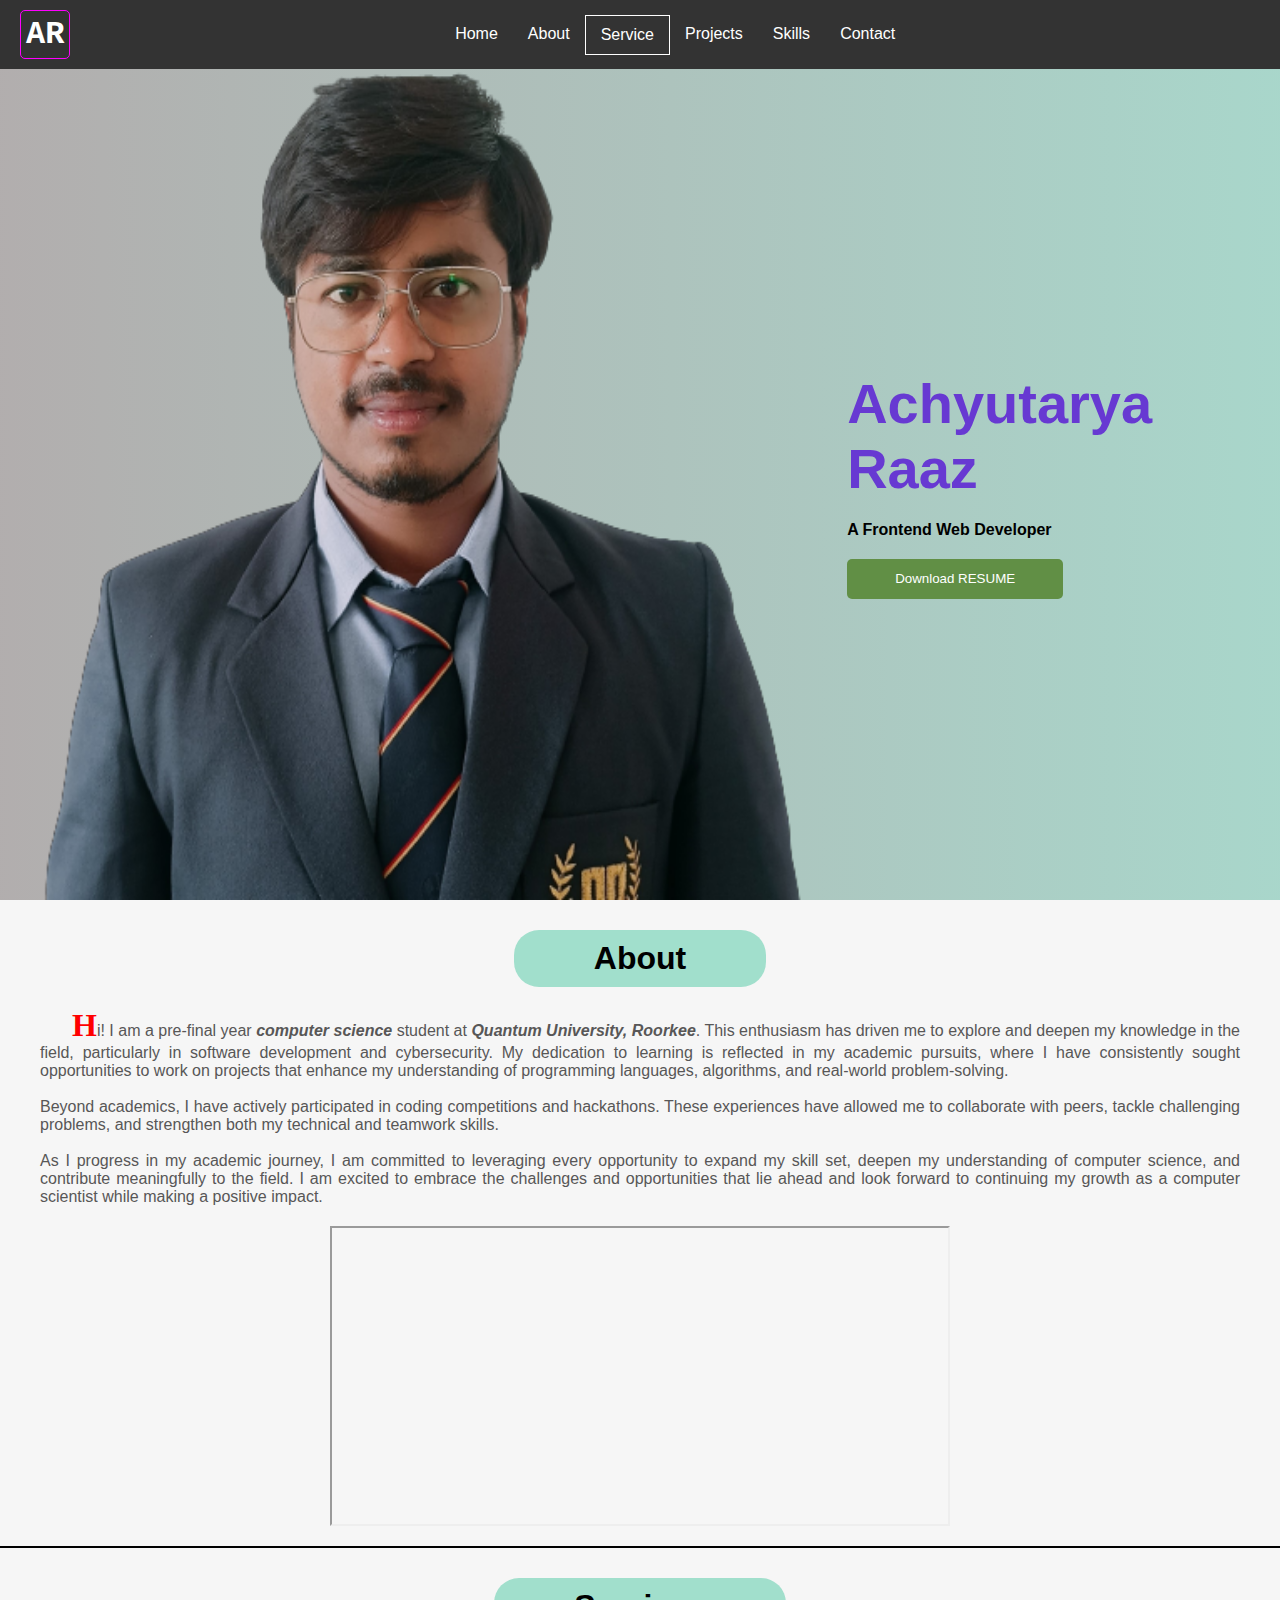
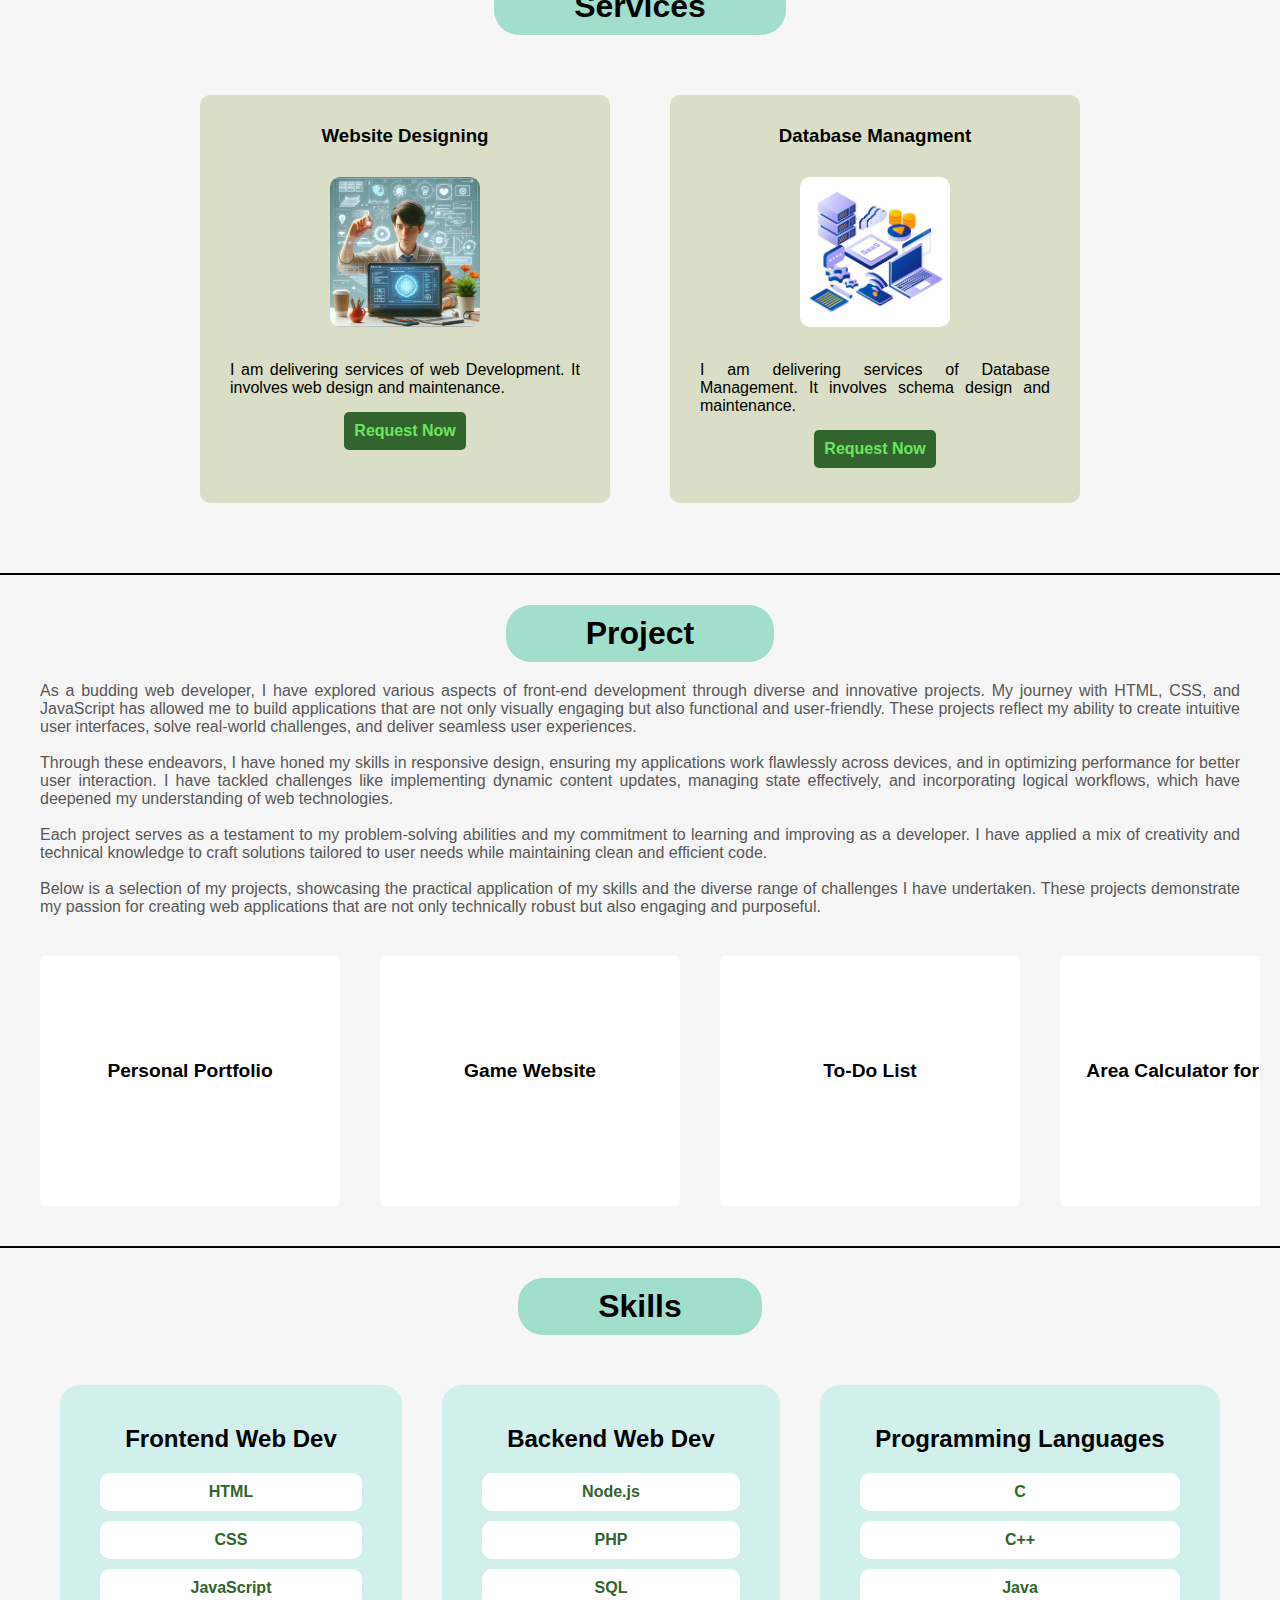
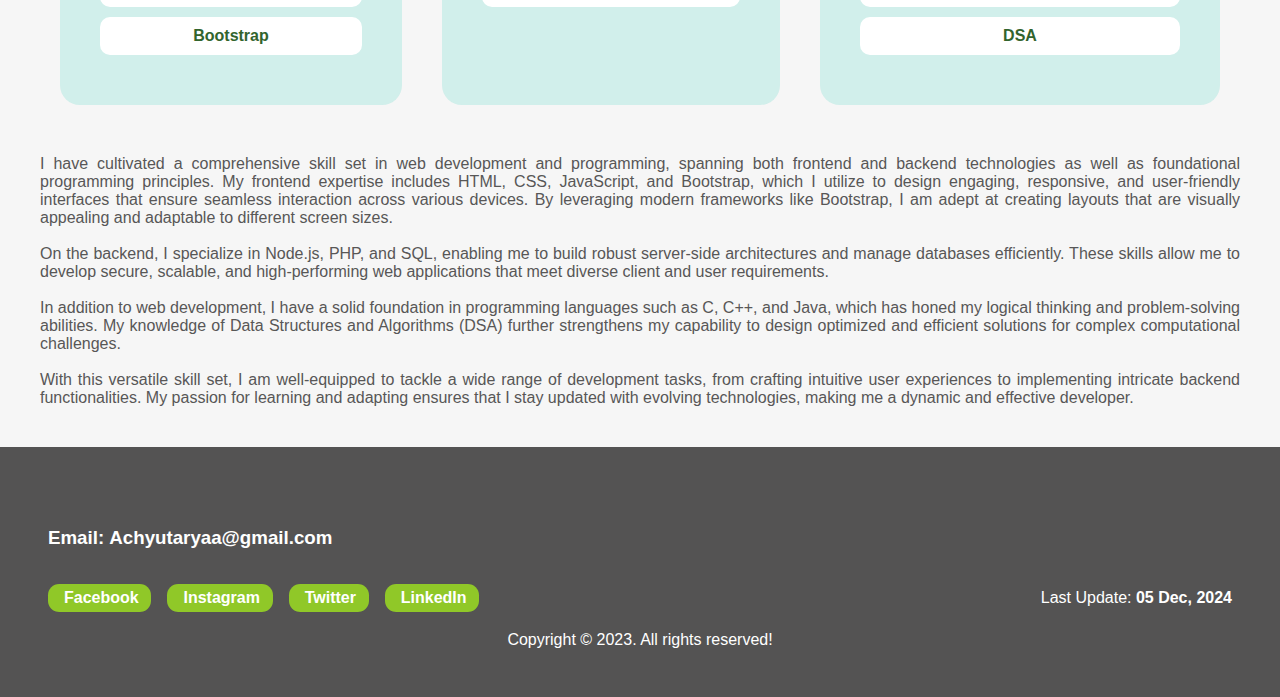
<file: index.html>
<!DOCTYPE html>
<html lang="en">
<head>
    <meta charset="UTF-8">
    <meta name="viewport" content="width=device-width, initial-scale=1.0">
    <!-- set achyutarya, achyutaryaa, aarya, aarya raaz, achyutarya raaz, king gullu, gullu, king as meta -->
    <title>Achyutarya Raaz | Portfolio</title>
    <link rel="shortcut icon" href="pics/Gullu.ico" type="image/x-icon">
    <link rel="stylesheet" href="style.css">
</head>
<body>
    <header>
        <div id="logo">
            <h1>AR</h1>
        </div>
        <nav>
            <ul>
                <li><a href="#home">home</a></li>
                <li><a href="#about">about</a></li>
                <li><a href="#service">service</a></li>
                <li><a href="#project">projects</a></li>
                <li><a href="#skill">skills</a></li>
                <li><a href="#contact">contact</a></li>
            </ul>
        </nav>
    </header>
    <main>
        <section id="home">
            <div id="home-container">
                <div id="image">
                    <img src="pics/Aarya.png" alt="main picture">
                </div>
                <div id="home-content">
                    <h1>Achyutarya Raaz</h1>
                    <h4>A Frontend Web Developer</h4>
                    <button>
                        <a id="resume" href="" target="_blank">Download  <span>RESUME</span></a>
                    </button>
                </div>
            </div>
        </section>
        <section id="about">
            <h1 class="titles">About</h1>
            <div id="about-container">
                <div id="about-content">
                    <p class="paragraph">
                        <!-- Item will append here dynamically -->
                    </p>
                </div>
            </div>
            <div class="w3Schools">
                <iframe src="https://www.w3profile.com/Achyutaryaa" frameborder="2px"></iframe >
            </div>
        </section>
        <section id="service">
            <h1 class="titles">Services</h1>
            <div id="service-container">
                <!-- Item will append here dynamically -->
            </div>
        </section>
        <section id="project">
            <h1 class="titles">Project</h1>
            <div>
                <p class="paragraph">
                    As a budding web developer, I have explored various aspects of front-end development through diverse and innovative projects. My journey with HTML, CSS, and JavaScript has allowed me to build applications that are not only visually engaging but also functional and user-friendly. These projects reflect my ability to create intuitive user interfaces, solve real-world challenges, and deliver seamless user experiences.<br><br>
                    
                    Through these endeavors, I have honed my skills in responsive design, ensuring my applications work flawlessly across devices, and in optimizing performance for better user interaction. I have tackled challenges like implementing dynamic content updates, managing state effectively, and incorporating logical workflows, which have deepened my understanding of web technologies.<br><br>
                
                    Each project serves as a testament to my problem-solving abilities and my commitment to learning and improving as a developer. I have applied a mix of creativity and technical knowledge to craft solutions tailored to user needs while maintaining clean and efficient code.  <br><br>
                    
                    Below is a selection of my projects, showcasing the practical application of my skills and the diverse range of challenges I have undertaken. These projects demonstrate my passion for creating web applications that are not only technically robust but also engaging and purposeful.
                </p>
            </div>
            <div id="project-container">
                <!-- Contents will dynamically appear here with the heps of JavaScript -->
            </div>
        </section>
        <section id="skill">
            <h1 class="titles">Skills</h1>
            <div id="skill-container">
                <!-- Here, elements will apear dynamically -->
            </div>
            <div>
                <p class="paragraph">
                    I have cultivated a comprehensive skill set in web development and programming, spanning both frontend and backend technologies as well as foundational programming principles. My frontend expertise includes HTML, CSS, JavaScript, and Bootstrap, which I utilize to design engaging, responsive, and user-friendly interfaces that ensure seamless interaction across various devices. By leveraging modern frameworks like Bootstrap, I am adept at creating layouts that are visually appealing and adaptable to different screen sizes.  <br><br>
                    
                    On the backend, I specialize in Node.js, PHP, and SQL, enabling me to build robust server-side architectures and manage databases efficiently. These skills allow me to develop secure, scalable, and high-performing web applications that meet diverse client and user requirements. <br><br> 
                    
                    In addition to web development, I have a solid foundation in programming languages such as C, C++, and Java, which has honed my logical thinking and problem-solving abilities. My knowledge of Data Structures and Algorithms (DSA) further strengthens my capability to design optimized and efficient solutions for complex computational challenges.  <br><br>
                    
                    With this versatile skill set, I am well-equipped to tackle a wide range of development tasks, from crafting intuitive user experiences to implementing intricate backend functionalities. My passion for learning and adapting ensures that I stay updated with evolving technologies, making me a dynamic and effective developer.
                </p>
            </div>
        </section>
    </main>
    <button onclick="topFunc()" id="myBtn" title="Go to top">Top</button>
    <footer class="contact-field" id="contact">
        <h3 class="email">
            Email: 
            <a href="mailto:Achyutaryaa@gmail.com">Achyutaryaa@gmail.com</a>
        </h3>
        <div class="social-container">
            <a href="https://www.facebook.com/KingAaryaa" rel="noopener" target="_blank"><i class="fab fa-facebook-f"></i><span>Facebook</span></a>
            <a href="https://www.instagram.com/oneAaryaa" rel="noopener" target="_blank"><i class="fab fa-instagram"></i> <span>Instagram</span></a>
            <a href="https://www.twitter.com/oneAaryaa" rel="noopener" target="_blank"><i class="fab fa-twitter"></i><span>Twitter</span></a>
            <a href="https://www.linkedin.com/in/Achyutaryaa" rel="noopener" target="_blank"><i class="fab fa-linkedin-in"></i> <span>LinkedIn</span></a>
            <span>Last Update: <b>05 Dec, 2024</b></span>
        </div>
        <div class="copy-right">Copyright &copy; 2023. All rights reserved!</div>
    </footer>
    <script src="script.js"></script>
</body>
</html>
</file>
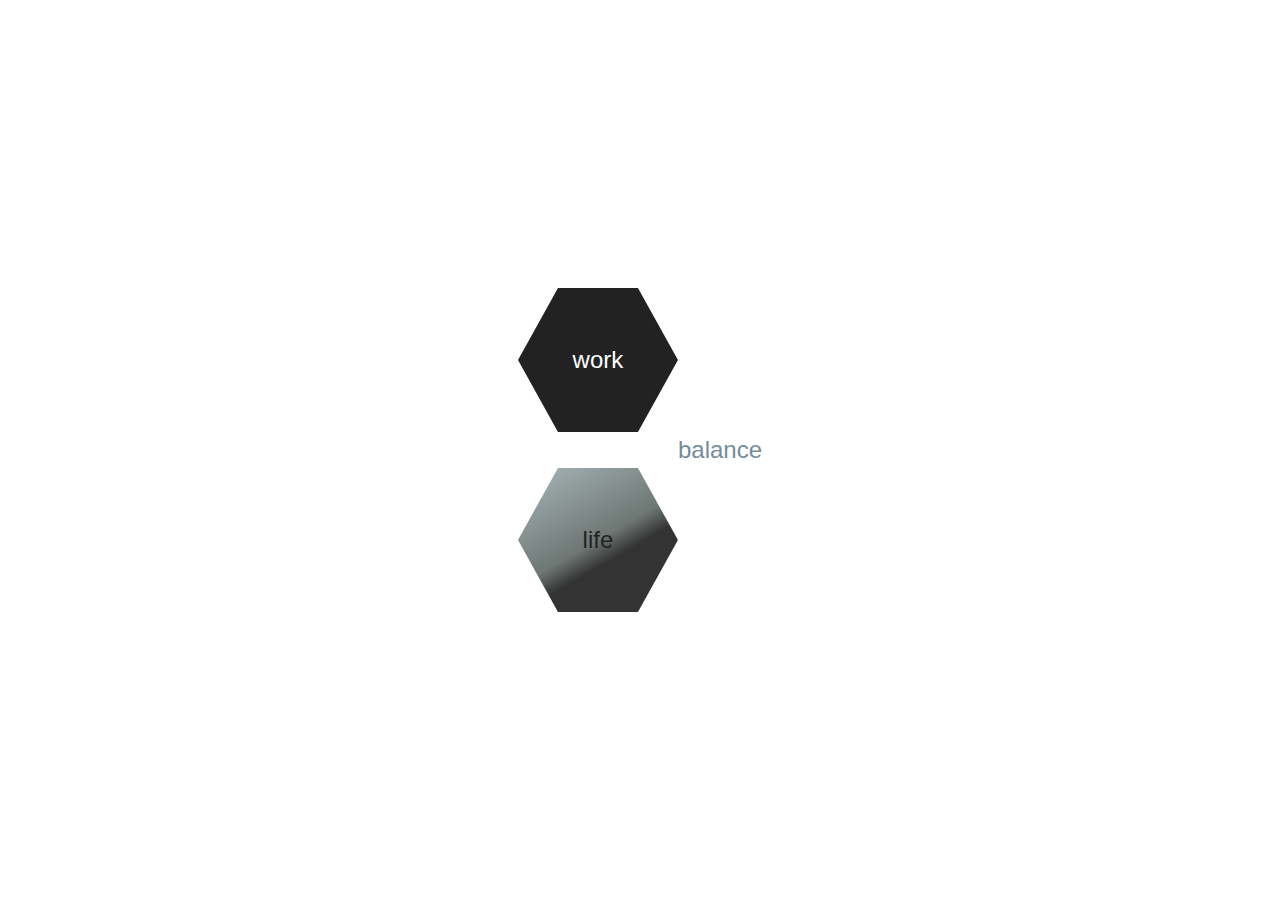
<file: demo.html>
<!DOCTYPE html>
<html lang="en">

<head>
    <meta charset="UTF-8">
    <meta name="viewport" content="width=device-width, initial-scale=1.0">
    <title>Document</title>
    <link rel="stylesheet" href="myDemo.css">
</head>

<body>
    <div class="wrap">

        <div class="clip-block">
            <a href="#" class="clip-each clip-gradient">
                <div class="clip-caption">work</div>
            </a>
            <a href="#" class="clip-each clip-border">
                <div class="clip-caption">life</div>
            </a>
        </div> <!-- /clip-block -->

        <div class="clip-block">
            <a href="#" class="clip-tagline">balance</a>
        </div> <!-- /clip-block -->
        <svg class="clip-svg">
            <defs>
                <clipPath id="hexagon-clip" clipPathUnits="objectBoundingBox">
                    <polygon points="0.25 0.05, 0.75 0.05, 1 0.5, 0.75 0.95, 0.25 0.95, 0 0.5" />
                </clipPath>
            </defs>
        </svg>

        <svg class="clip-svg">
            <defs>
                <clipPath id="triangle-clip" clipPathUnits="objectBoundingBox">
                    <polygon points="1 0.03, 0.17 1, 1 1" />
                </clipPath>
            </defs>
        </svg>
    </div> <!-- /wrap -->

</body>

</html>
</file>
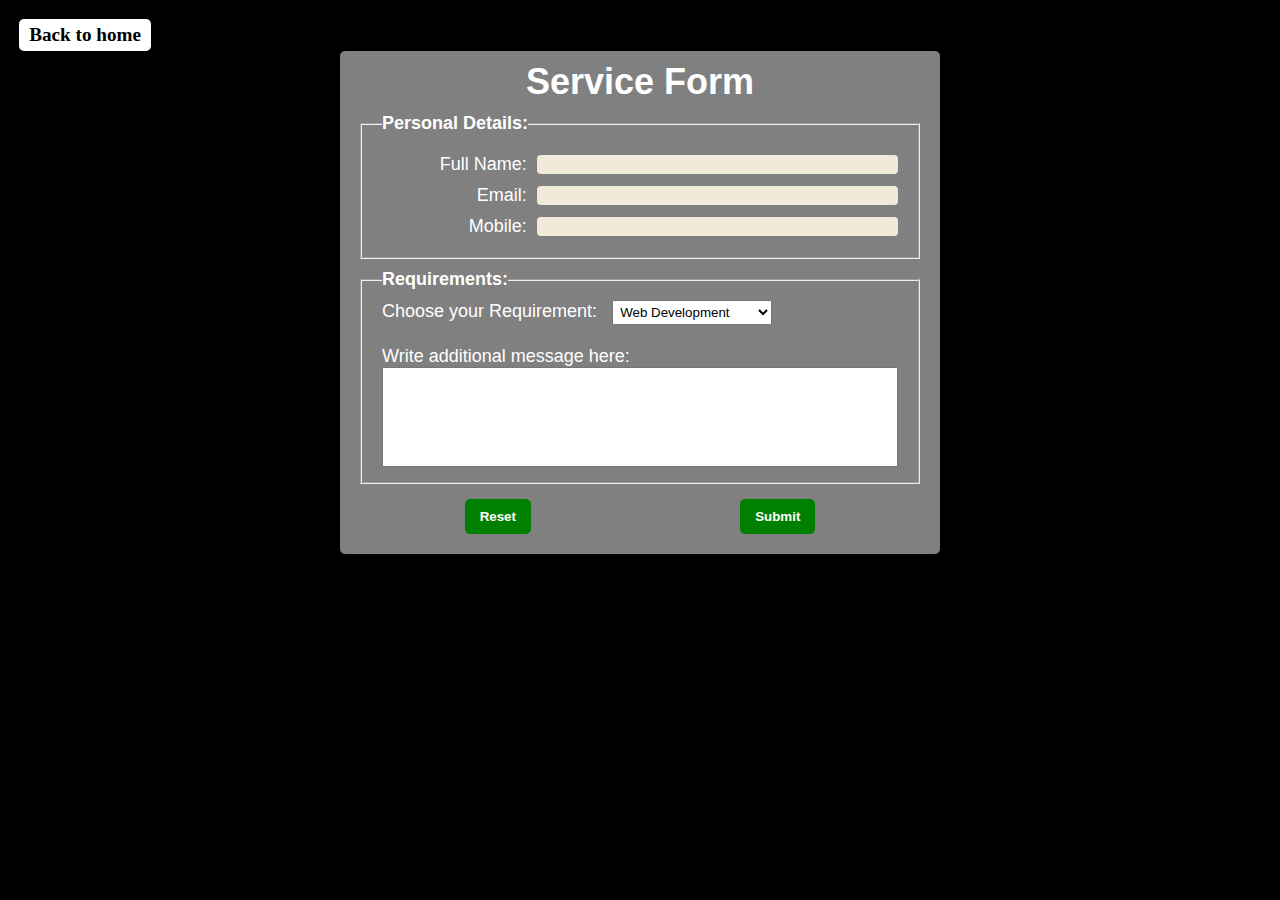
<file: service.html>
<!DOCTYPE html>
<html lang="en">
<head>
    <meta charset="UTF-8">
    <meta name="viewport" content="width=device-width, initial-scale=1.0">
    <title>Service Form</title>
    <link rel="stylesheet" href="service.css">
</head>
<body>
    <a id="home" href="index.html">Back to home</a>
    <form action="" method="post">
        <h1>Service Form</h1>
        <fieldset>
            <legend>Personal Details:</legend>
            <p>
                <label for="name">Full Name:</label>
                <input type="text" id="name" autocapitalize="words" autocomplete="name" required>
            </p>
            <p>
                <label for="email">Email:</label>
                <input type="email" id="email" autocomplete="email" required>
            </p>
            <p>
                <label for="mobile">Mobile:</label>
                <input type="tel" id="mobile" required>
            </p>
        </fieldset>
        <fieldset>
            <legend>Requirements:</legend>
            <label for="service">Choose your Requirement:</label>
            <select name="service" id="service" title="services" required>
                <option value="WebDev" selected>Web Development</option>
                <option value="Database">Database Maganment</option>
                <option value="CyberSecurity">Cyber Security</option>
                <option value="Training">Training</option>
            </select><br><br>
            <label for="message">Write additional message here:</label>
            <textarea name="message" id="message">

            </textarea>
        </fieldset>
        <p>
            <button type="reset">Reset</button>
            <button type="button" onclick="submitServiceForm()">Submit</button>
        </p>
        </form>
    <script src="database.js"></script>
</body>
</html>
</file>
<file: style.css>
* {
    margin: 0;
    padding: 0;
    box-sizing: border-box;
}

html {
    scroll-behavior: smooth;
}

.titles {
    width: fit-content; 
    margin: 10px auto; 
    padding: 10px 5rem; 
    border-radius: 25px;
    background-color: rgba(76, 201, 163, 0.498); 
    display: flex; 
    justify-content: center; 
    align-items: center; 
}

section:not(:first-of-type) {
    padding: 20px; /* Add desired padding */
}

section {
    border-bottom: 2px solid black;
}

section:last-child, section:first-child {
    border: 0;
}

#myBtn {
    display: none;
    position: fixed;
    bottom: 20px;
    right: 30px;
    z-index: 99;
    border: 2px solid white;
    outline: none;
    background-color: #333;
    color: white;
    cursor: pointer;
    padding: 15px;
    border-radius: 10px;
    font-size: 18px;
    text-transform: uppercase;
    animation: blink-border 1s linear infinite;

}

#myBtn:hover {
    background-color: black;
    font-weight: bold;
}

.paragraph {
    margin: 20px;
    text-align: justify;
    color: rgb(88, 87, 87);
}

/* ================================================================== */
/* header-container */
body {
    font-family: 'Roboto', sans-serif;
    background-color: #f4f4f4d5;
}

header {
    position: fixed;
    top: calc(nav);
    z-index: 100;
    width: 100%;
    top: 0;
    background-color: #333;
    color: #fff;
    padding: 10px 0;
    text-align: center;
    display: flex;
}

header h1 {
    flex: 1;
    margin-left: 20px;
    padding: 5px;
    border: 1px solid #f0f;
    border-radius: 5px;
    animation: blink-border 1s linear infinite;
    font-family:'Courier New', Courier, monospace;
}

@keyframes blink-border {
    0% {
        border-color: #f0f;
    }
    50% {
        border-color: transparent;
    }
    100% {
        border-color: #f0f;
    }
}

header h1:hover {
    background: linear-gradient(90deg, rgba(110, 102, 102, 0.5), rgba(92, 183, 160, 0.5));
    color: black;
    border-radius: 5px;
    border: 1px solid transparent;
    animation: none;
}

nav {
    display: flex;
    justify-content: center;
    align-items: center;
    flex: 1;
}

nav ul  li:nth-child(3) {
    border: 1px solid;
    animation: blink-border 1s infinite;
}

nav ul li:nth-child(3):hover {
    background: linear-gradient(90deg, rgba(110, 102, 102, 0.5), rgba(92, 183, 160, 0.5));
    border-radius: 5px;
    border: 1px solid transparent;
    animation: none;
}

nav ul {
    display: flex;
    list-style: none;
}

nav a {
    color: #fff;
    text-decoration: none;
    padding: 10px 15px;
    display: block;
    text-transform: capitalize;
}

nav a:hover {
    background-color: #555;
    border-radius: 5px;
}

/* =================================================================================== */
/* HOME */


#home-container {
    position: relative;
    display: flex;
    height: 100%;
    width: 100%;
    justify-content: center;
    align-items: center;
    align-content: center;
    background: linear-gradient(90deg, rgba(110, 102, 102, 0.5), rgba(92, 183, 160, 0.5));
}

#image {
    height: 100%;
    object-fit: cover;
    justify-content: center;
    align-items: center;
    align-content: center;
    z-index: 0;
    overflow: hidden;
    /* border: 1px solid red; */
}

#image img {
    height: 100%;
    width: 100%;
}


#home-content {
    justify-content: center;
    align-items: center;
    align-content: center;
    margin-right: 20px;
}

#home-content h1 {
    font-size: 3.5rem;
    color: #6739d2;
    text-align: center;
    margin-bottom: 20px;
    text-align: left;
}


#home-content button {
    width: fit-content;
    background-color: #618f45;
    justify-content: center;
    align-items: center;
    display: flex;
    color: #fff;
    padding: 8px 28px;
    border-radius: 5px;
    border: none;
    cursor: pointer;
    margin-top: 20px;
    height: 40px;
}

#home-content button:hover {
    background-color: #6ce65f;
    padding: 8px 20px;
    color: #000;
    font-weight: bold;
    overflow: hidden;
    box-shadow: 2px 2px 2px #000;
}

#home-content button:hover span {
    display: inline-block;
    animation: bounce 1s ease-in-out infinite;
}

@keyframes bounce {
    0%, 100% {
      transform: translateY(0); /* Start and end at the original position */
    }
    25% {
      transform: translateY(-15px); /* Main jump */
    }
    50% {
      transform: translateY(0); /* Return to the original position */
    }
    75% {
      transform: translateY(-8px); /* Smaller bounce */
    }
  }

#home-content a {
    color: #fff;
    padding: 10px 20px;
    width: 100%;
    border-radius: 5px;
    text-decoration: none;
    text-transform: capitalize;
}

#home-content button:hover a {
    background-color: #6ce65f;
    color: #000;
}

#home-content button:hover span {
    border: 2px solid #000;
    padding: 2px;
}

/* =================================================================================== */
/* ABOUT */

#about-content p {
    text-indent: 2em;
}

#about-content p::first-letter {
    color: red;
    font-size: 2em;
    font-family: cursive;
    font-weight: bold;
}


.w3Schools iframe {
    display: block;
    margin: 0 auto;
    width: 50%;
    height: 300px;
}
/* =================================================================================== */
/* Service */
#service-container {
    display: flex;
    flex-wrap: wrap;
    padding: 20px;
    box-sizing: border-box;
    justify-content: center;
}

.service-content {
    background-color: #cbd2aea9;
    box-sizing: content-box;
    width: 350px;
    padding: 30px;
    margin: 30px;
    display: flex;
    flex-direction: column;
    align-items: center;
    overflow: hidden;
    border-radius: 10px;
    transition: border-radius 0.5s ease-in-out, background-color 0.5s ease-in-out;
}


.service-card {
    padding: 30px;
}

.service-card img {
    width: 150px;
    transition: 0.5s ease-in-out;
    border-radius: 10px;
}

.service-content p {
    text-align: justify;
}

.service-content div:last-child {
    /* border: 1px solid red; */
    width: 100%;
    display: flex;
    justify-content: space-around;
    align-items: center;
    margin-top: 10px;
    padding: 5px;
}

.service-price-item {
    border: 3px solid green;
    padding: 10px;
    border-radius: 10px;
    font-weight: bold;
    background-color: rgb(221, 208, 208);
}

.service-content a {
    border: none;
    padding: 10px;
    font-size: 16px;
    font-weight: bold;
    color: #6ce65f;
    background-color: #32642d;
    border-radius: 5px;
    text-decoration: none;
    transition: all 0.4s ease-in-out;
}

.service-content a:hover {
    background-color: #6ce65f;
    color: white;
    box-shadow: 0 2px black;
    transform: translateY(-1px);
}

.service-content:hover {
    border-radius: 20px;
    background-color: #a4b364a9;
}

.service-content:hover .service-card img {
    transform: scale(1.06);
    box-shadow: 2px 2px 10px 3px black;
}


/* =================================================================================== */
/* Project */

#project-container {
    display: flex;
    flex-wrap: nowrap;
    overflow: hidden;
}

#project-container > div {
    animation: scroll-left 20s linear infinite;
    animation-play-state: running;
}

#project-container:hover > div {
    animation-play-state: paused;
}

@keyframes scroll-left {
    0% {
        transform: translateX(400%);
    }

    100% {
        transform: translateX(-600%);
    }
}

.project-content {
    text-align: center;
    width: 300px;
    height: 250px;
    justify-content: center;
    align-items: center;
    align-content: center;
    margin: 20px;
    padding: 10px;
    background-color: white;
    color: #000;
    border-radius: 5px;
    flex: 0 0 auto;
    transition: transform 1s ease, box-shadow 0.3s ease;
}

.project-content:hover {
    border-radius: 15px;
    background-color: #637e69a7;
    box-shadow: 1px 1px 1px black;
}


.project-content:hover h2 {
    margin-top: 20px;
}

.project-card {
    justify-content: center;
    align-items: center;
    align-content: center;
    /* margin: 20px; */
    padding: 5px 15px;
    color: #000;
    transition: transform 1s ease, box-shadow 3s ease-in;
}


.project-content h2 {
    font-size: 1.2rem;
    margin-bottom: 20px;
}

.project-card p {
    font-size: 1rem;
    margin-bottom: 20px;
    overflow: hidden;
    text-align: justify;
}

.project-link {
    padding: 5px 10px;
    border-radius: 5px;
    background-color: #fff;
    color: #000;
    text-decoration: none;
}
/* ================================================================================================================== */
/* Skill */

#skill-container {
    display: flex;
    flex-wrap: wrap;
    justify-content: center;
    margin: 30px 20px;
}

.skill-content {
    background-color: hsla(171, 60%, 68%, 0.301);
    text-align: center;
    min-width: 300px; /* Minimum width ensured */
    max-width: 400px;
    flex-grow: 1;     /* Allows the element to grow when there’s extra space */
    flex-shrink: 1;   /* Allows the element to shrink when space is limited */
    flex-basis: 400px;
    padding: 40px;
    justify-content: center;
    align-items: center;
    margin: 20px;
    color: #000;
    border-radius: 20px;
    flex: 1 1 auto;   /* Combines flex-grow, flex-shrink, and flex-basis */
    transition: transform 1s ease, box-shadow 1s ease;
    
}

.skill-content:hover {
    background-color: hsla(195, 60%, 58%, 0.301);
}

.skill-content h2 {
    margin-bottom: 20px;
}
.skill-card h4 {
    background-color: white;
    color: #32642d;
    margin: 10px 0;
    padding: 10px 0;
    border-radius: 10px;
}

.skill-card h4:hover {
    background-color: hsl(115, 39%, 38%);
    color: white;
    font-weight: bold;
}


/* ================================================================================================================== */
/* Contact or footer */
.contact-field {
    background-color: rgb(84, 83, 83);
    color: white;
    padding: 3em;
    padding-top: 5em;
}

.contact-field a {
    text-decoration: none;
    color: white;
    display: inline-block;
    margin-right: .5em;
}
.social-container {
    margin-top: 2em;
    display: flex;
    align-items: center;

}

.social-container span {
    margin-left: auto;
}

.social-container a {
    background-color: hsl(81, 67%, 47%);
    padding: .3em .8em;
    border-radius: .7em;
    font-weight: bold;
    margin: .2em 1em .2em 0;
}

.social-container a:hover {
    background-color: #6ce65f;
    color: black;
    box-shadow: 0 3px #32642d;
}

.social-container a i {
    margin-right: .2em;
}

.copy-right {
    text-align: center;
    margin-top: 1em;
}

/* ========================================================================================= */
/* ========================================================================================= */
/* ========================================================================================= */

/* media query start */
/* 540px 720px 960px 1140px */

@media screen and (max-width: 1140px) {
    /* home-container */
    

    #image img {
        width: 100%;
        height: 100%;

    }
    
    #home-content h1 {
        font-size: 3.2rem;
    }
}

@media (max-width: 960px) {
    #image img {
        width: 100%;
        height: auto;
    }

    /* footer */

}

@media screen and (max-width: 720px) {
    /* home-container */
    #home-container {
        flex-direction: column;
        justify-content: left;

        /* border: 1px solid red; */
    }
    
    #image {
        overflow: hidden;
        width: 100%;
        height: 55%;
        /* border: 1px solid red; */
    }
    #home-content {
        display: flex;
        flex-direction: column;
        margin-top: 2em;
    }

    /* about */
    .w3Schools iframe {
        width: calc(100% - 20px);
    }

    /* project */
    #project-container div {
        animation-duration: 12s;
    }

    /* skill-container */
    
}



@media screen and (max-width: 540px) {


    .titles {
        font-size: 1em;
        margin: 5px auto;
        padding: 5px 25px;
        margin-bottom: 1em;
        border-radius: 10px;
    }

    header h1 {
        position: fixed;
        top: 5px;
        left: 5px;
        margin: 0;
        background-color: rgba(128, 128, 128, 0.63);
    }

    body {
        /* border: 1px solid red; */
        padding-bottom: 40px;
    }

    #myBtn {
        bottom: 140px;
        right: 5px;
        font-size: .9em;
        padding: 10px;
    }

    header {
        padding: 4px 0;
        bottom: 0;
        top: auto;
    }

    nav ul {
        padding: 5px 0;
    }

    nav a {
        padding: 5px 7px;
        font-size: 1em;
    }

    /* ============================================================== */
    /* home-container */
    
    #home-container {
        /* border: 1px solid red; */
        flex-direction: column;
        width: 100%;
        height: 100%;
        position: absolute;
    }
    #home-container > div {
        position: absolute;
        /* border: 1px solid red; */
    }
    
    #image {
        width: 100%;
        height: 100%;
        /* border: 1px solid red; */
    }
    
    #image img {
        position: relative;
        height: inherit;
        width: auto;
        transform: translateX(-25%);
        overflow: hidden;
        /* border: 1px solid red; */
    }
    
    #home-content {
        /* border: 1px solid red; */
        border-radius: 20px 20px 100px 100px;
        font-size: 1em;
        padding: 1em;
        background-color: hsla(0, 0%, 86%, 0.436);
        margin: 0;
        top: 60%;
        align-items: center;
    }


    #home-content h1 {
        font-size: 2rem;
        background-color: #fff;
        padding: 2px 20px;
        border-radius: 45px 45px 20px 20px;
    }

    #home-content h4 {
        color: #fff;
    }

    #home-content button {
        font-size: .9em;
        padding: 3px 20px;
        border-radius: 5px 5px 25px 25px;
        background-color: #6ce65f;
    }
    
    #home-content button a {
        color: #000;
    }

    #home-content button:hover {
        padding: 3px 15px;
        box-shadow: 0 1px 2px #fff;
    }

    /* ==================================================================== */
    /* about */

    /* ==================================================================== */
    /* service */
    #service-container {
        padding: 10px;
    }


    .service-content {
        margin: 20px 0px;
    }

    /* ==================================================================== */
    /* project */
    .project-content {
        width: 200px;
        height: 300px;
        padding: 5px;
    }

    .project-card {
        padding: 0;
        margin: 10px;
        margin-top: 20px;
    }

    .project-content h2 {
        font-size: 1em;
        margin-bottom: 10px;
    }

    /* ==================================================================== */
    /* skill */
    #skill-container {
        margin: 10px 5px;
    }

    .skill-content {
        padding: 20px;
    }

    /* ==================================================================== */
    /* footer or contact */
    .contact-field {
        padding: 1em;
    }

    .email {
        font-size: .9em;
    }

    .social-container {
        flex-wrap: wrap;
        font-size: .8em;
    }
}
</file>
<file: myDemo.css>
body {
    font-family: 'Roboto Condensed', sans-serif;
    line-height: 1.5;
    background: url("https://karenmenezes.com/static/img/demos/shapes-polygon/bg-cubes.png");
  }
  
  p {
    margin: 0 0 10px 0;
  }
  
  .wrap {
    color: #222;
    font-size: 24px;
  }
  
  .clip-svg {
    width: 0;
    height: 0;
  }
  
  .clip-caption {
    width: 100%;
    position: absolute;
    top: 50%;
    -ms-transform: translateY(-50%);
    -webkit-transform: translateY(-50%);
    transform: translateY(-50%);
    text-align: center;
  }
  
  .clip-each {
    display: block;
    position: relative;
    -webkit-clip-path: polygon(25% 5%, 75% 5%, 100% 50%, 75% 95%, 25% 95%, 0% 50%);
    clip-path: polygon(25% 5%, 75% 5%, 100% 50%, 75% 95%, 25% 95%, 0% 50%);
    -webkit-clip-path: url("#hexagon-clip");
    clip-path: url("#hexagon-clip");
    -webkit-transition: all 0.2s ease-in;
    transition: all 0.2s ease-in;
    margin: 0 auto;
  }
  
  a.clip-each:hover {
    background: #9E566E;
    -webkit-transition: all 0.25s ease-in;
    transition: all 0.25s ease-in;
  }
  
  .clip-solid {
    width: 300px;
    height: 300px;
    background-image: url("https://karenmenezes.com/static/img/demos/shapes-polygon/c.jpg");
    background-repeat: no-repeat;
    background-size: contain;
    background-color: #ad6996;
    background-blend-mode: hard-light;
    -webkit-transition: all 2.5s linear;
    transition: all 2.5s linear;
  }
  
  .clip-solid:after {
    content: "";
    position: absolute;
    left: 0;
    right: 0;
    bottom: 0;
    -webkit-clip-path: polygon(100% 3%, 17% 100%, 100% 100%);
    clip-path: polygon(100% 3%, 17% 100%, 100% 100%);
    -webkit-clip-path: url("#triangle-clip");
    clip-path: url("#triangle-clip");
    background: #9E566E;
    z-index: 1;
    width: 100%;
    height: 155px;
    -webkit-transition: all 0.2s linear;
    transition: all 0.2s linear;
    pointer-events: none;
  }
  
  .clip-solid:hover:after {
    height: 0;
    -webkit-transition: all 0.45s ease-in;
    transition: all 0.45s ease-in;
  }
  
  .clip-solid:hover .social-share-block {
    -webkit-transition: all 0.2s linear;
    transition: all 0.2s linear;
  }
  
  .social-share-block {
    position: absolute;
    bottom: 20px;
    right: 75px;
    color: #fff;
    font-size: 70%;
    z-index: 2;
  }
  
  .social-each {
    font-size: 80%;
  }
  
  .clip-gradient {
    background: #222;
    width: 160px;
    height: 160px;
  }
  
  .clip-gradient .clip-caption {
    color: #fff;
  }
  
  .clip-border {
    background: -webkit-linear-gradient(300deg, #aebcbf 0%, #6e7774 50%, #333 61%, #333 100%);  
    background: linear-gradient(150deg, #aebcbf 0%,#6e7774 50%,#333 61%,#333 100%);
    width: 160px;
    height: 160px;
    margin-top: 7px;
    color: #222;
  }
  
  .clip-border::after {
    content: "";
    position: absolute;
    top: 4%;
    left: 4%;
    right: 4%;
    bottom: 4%;
    margin: 0 auto;
    background: url("https://karenmenezes.com/static/img/demos/shapes-polygon/bg-cubes.png");
    -webkit-transition: all 0.3s linear;
    transition: all 0.3s linear;
    -webkit-clip-path: polygon(25% 5%, 75% 5%, 100% 50%, 75% 95%, 25% 95%, 0% 50%);
    clip-path: polygon(25% 5%, 75% 5%, 100% 50%, 75% 95%, 25% 95%, 0% 50%);
    -webkit-clip-path: url("#hexagon-clip");
    clip-path: url("#hexagon-clip");
    z-index: -1;
  }
  
  .clip-tagline {
    display: block;
    color: #758C9B;
    text-decoration: none;
    text-align: center;
  }
  
  @media only screen and (min-width: 550px) {
    .wrap {
      display: table;
      position: absolute;
      top: 50%;
      left: 50%;
      -ms-transform: translateY(-50%) translateX(-50%);
      -webkit-transform: translateY(-50%) translateX(-50%);
      transform: translateY(-50%) translateX(-50%);
    }
  
    .clip-block {
      display: table-cell;
      vertical-align: middle;
    }
  
    .clip-border {
      margin-top: 20px;
    }
  }
</file>
<file: service.css>
* {
    padding: 0;
    margin: 0;
    box-sizing: border-box;
}

body {
    background-color: black;
    color: white;
}

#home {
    text-decoration: none;
    font-size: 1.2em;
    font-weight: bold;
    padding: 5px 10px;
    margin-left: 1em;
    margin-top: 1em;
    display: block;
    width: fit-content;
    border-radius: 5px;
    background-color: white;
    color: black;
}

#home:hover {
    background-color: hsl(0, 00%, 90%);
}

form {
    width: 100%;
    max-width: 600px;
    margin: 0 auto;
    background-color: grey;
    padding: 10px 20px;
    border-radius: 5px;
    color: white;
    font-size: 18px;
    font-family: Arial, Helvetica, sans-serif;
}

form h1 {
    text-align: center;
}

fieldset {
    padding: 10px 20px;
    width: 100%;
    margin: 10px 0;
}

legend {
    font-weight: bold;
}

p {
    margin: 10px 0;
    display: flex;
    justify-content: center;
    align-content: center;
    align-items: center;
}

label {
    padding-right: 10px;
}

fieldset:nth-of-type(1) label {
    display: block;
    width: 30%;
    text-align: right;

}

input {
    outline: none;
    width: 70%;
    padding: 2px;
    border-radius: 4px;
    border: none;
    color: rgb(53, 52, 52);
    background-color: hsl(40, 50%, 90%);
}

select, option {
    outline: none;
}

select {
    padding: 3px;
}

textarea {
    resize: none;
    outline: none;
    width: 100%;
    min-height: 100px;
    padding: 5px;
}

form button {
    display: block;
    margin: 0 auto;
    margin-top: 5px;
    padding: 10px 15px;
    font-weight: bold;
    color: white;
    background-color: hsl(120, 100%, 25%);
    border: none;
    border-radius: 5px;
    transition: transform 0.4s ease-in-out, box-shadow 0.4s ease-in-out;
}

form button:hover {
    background-color: hsl(120, 75%, 32%);
    cursor: pointer;
    transform: translateY(-2px);
    box-shadow: 0 1px 2px black;
}

/* after submission */

h2 {
    
}
</file>
